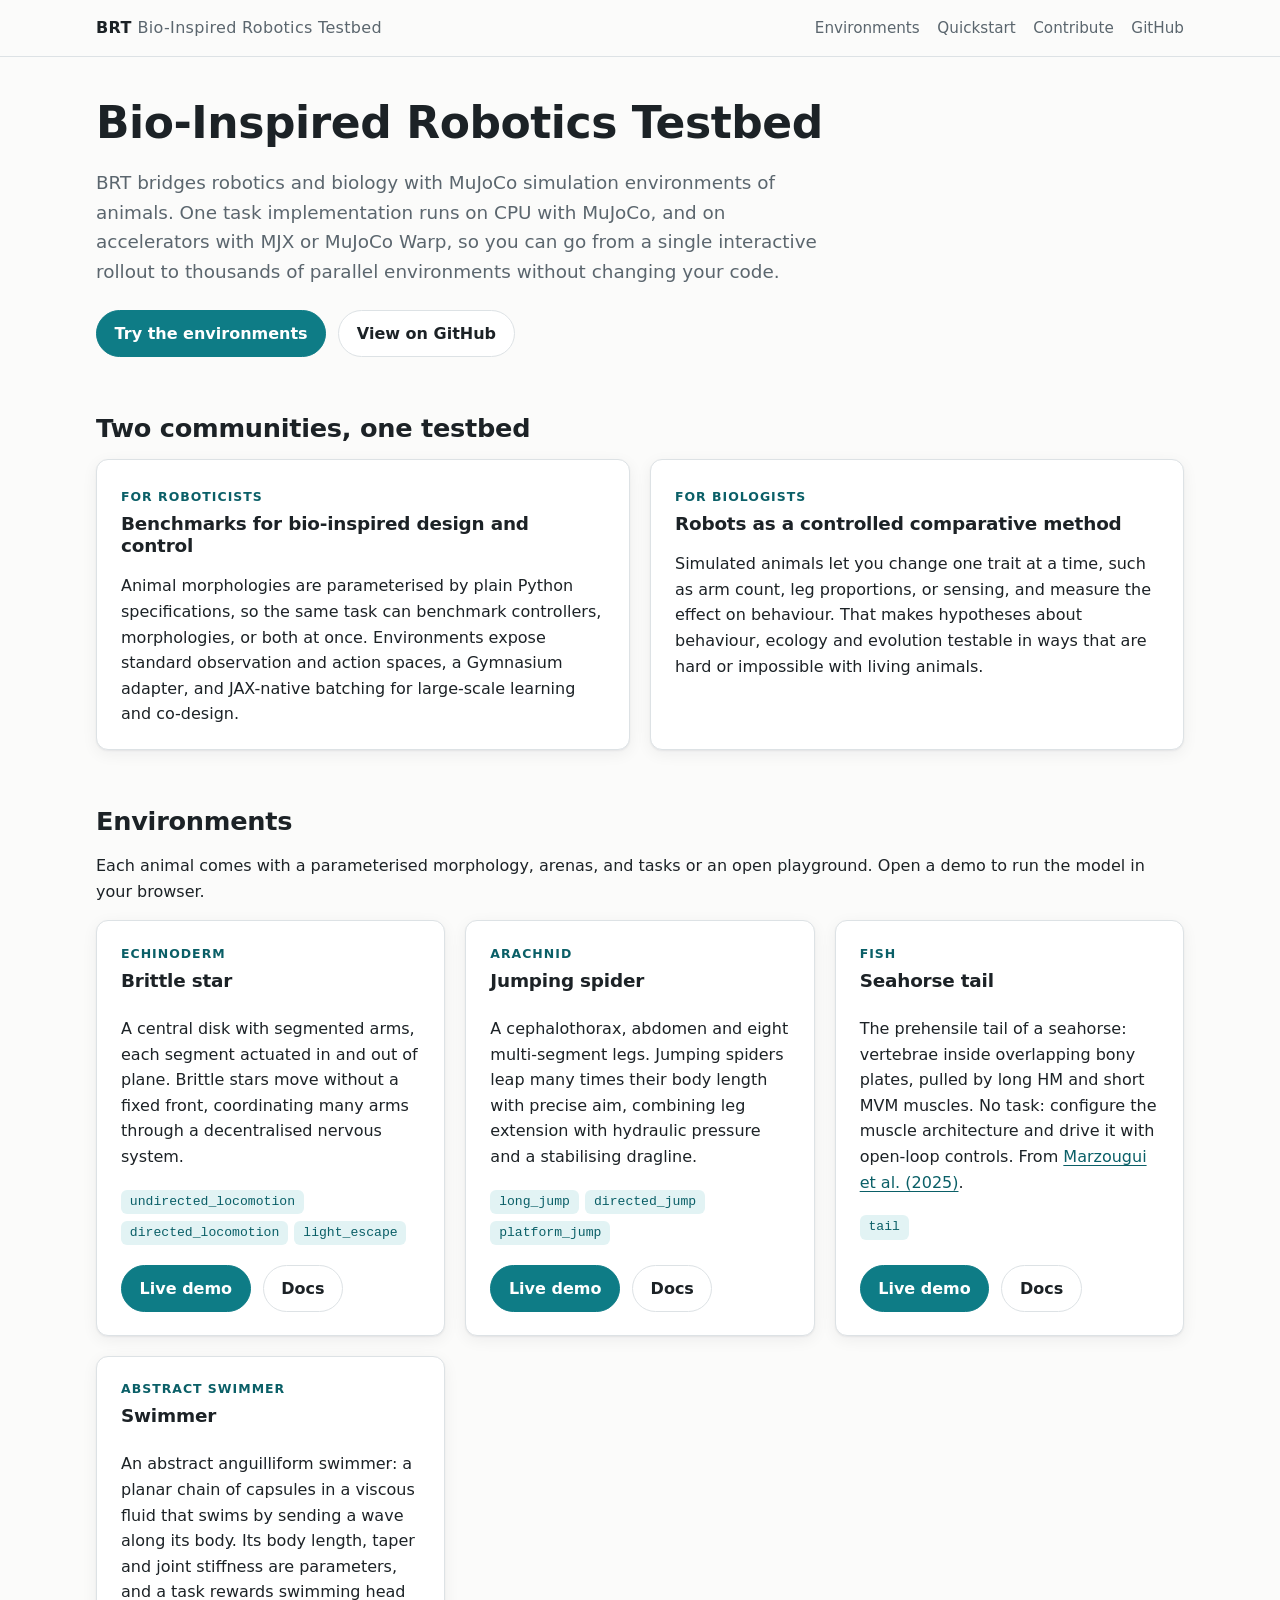
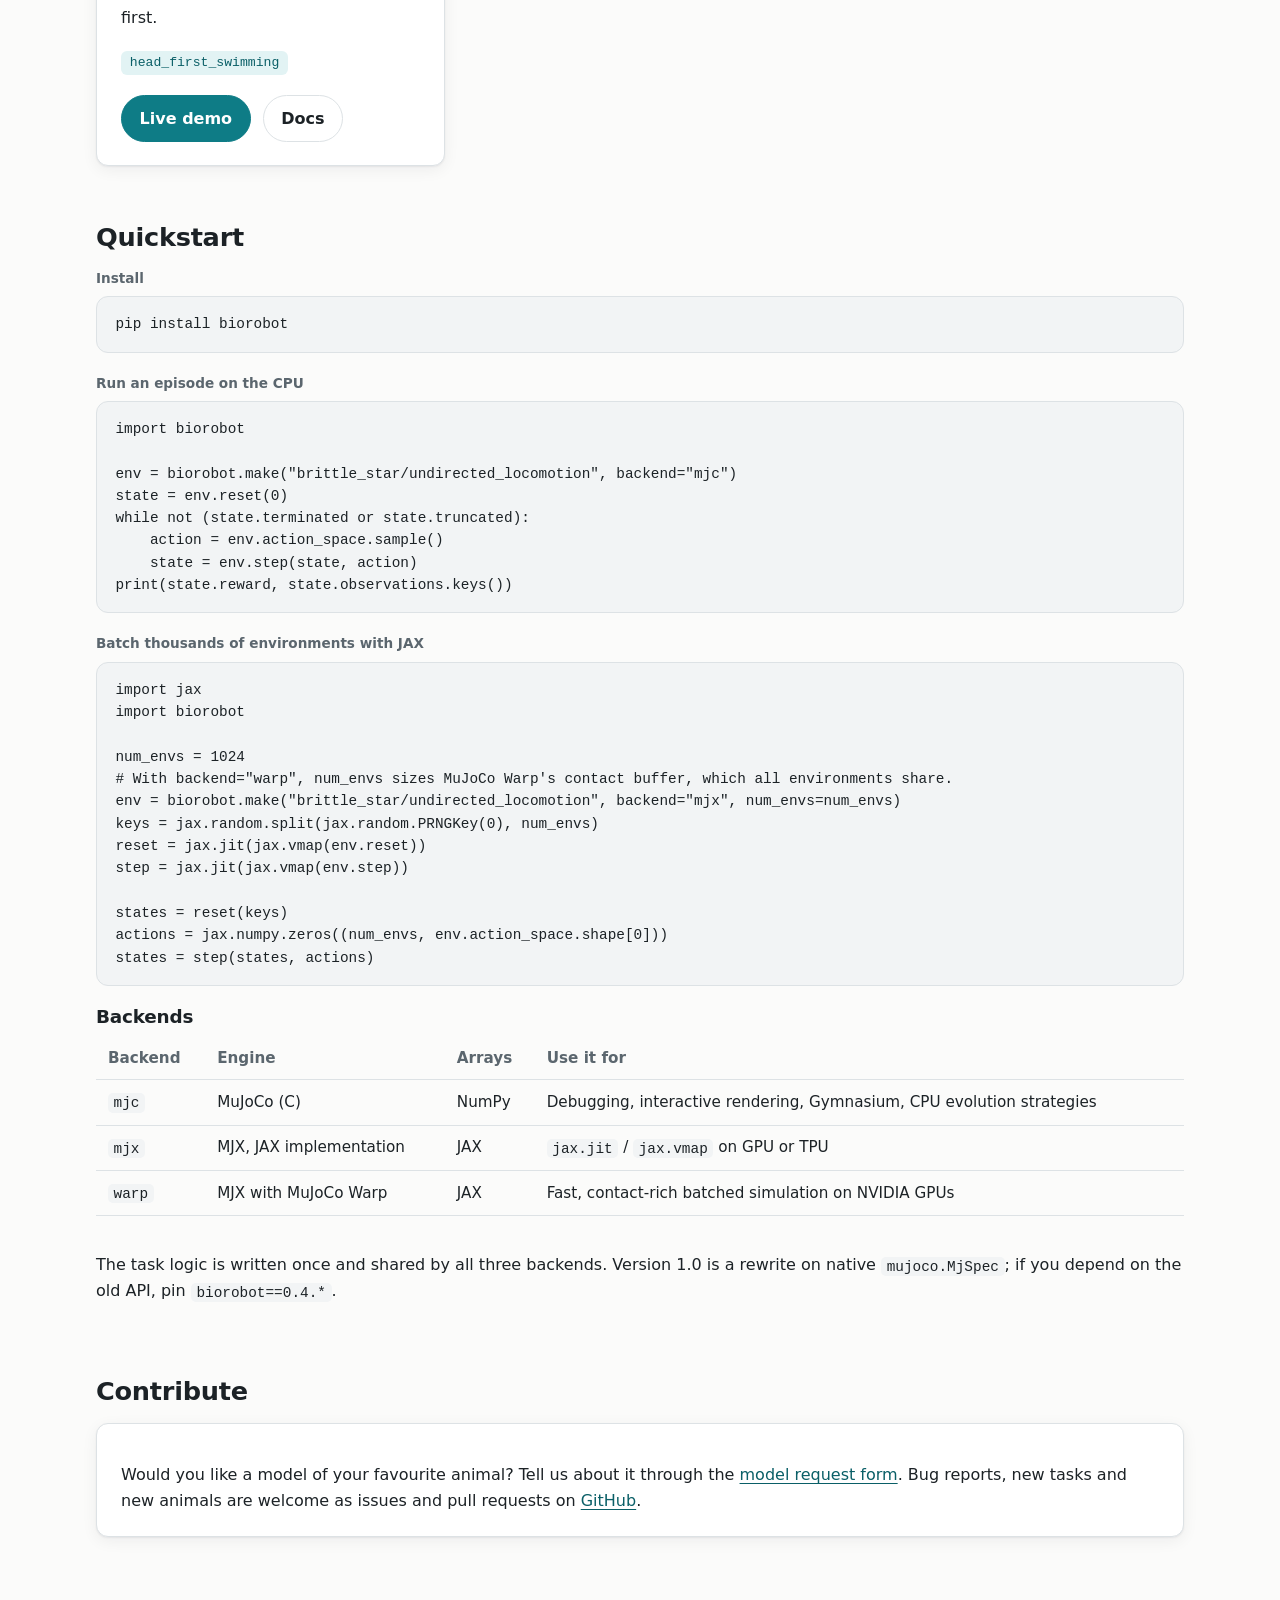
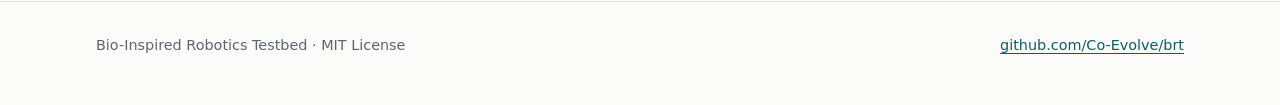
<file: docs/index.html>
<!doctype html>
<html lang="en">
  <head>
    <meta charset="utf-8" />
    <meta name="viewport" content="width=device-width, initial-scale=1" />
    <title>Bio-Inspired Robotics Testbed</title>
    <link rel="icon" href="favicon.svg" type="image/svg+xml" />
    <meta
      name="description"
      content="BRT: MuJoCo simulation environments of animals. Benchmarks for bio-inspired robot design and control, and robots as a comparative method for biology."
    />
    <meta property="og:title" content="Bio-Inspired Robotics Testbed (BRT)" />
    <meta property="og:description" content="MuJoCo simulation environments of animals, on CPU and GPU." />
    <meta name="color-scheme" content="light dark" />
    <link rel="stylesheet" href="css/style.css" />
  </head>
  <body>
    <a class="skip-link" href="#main">Skip to content</a>
    <header class="site-header">
      <div class="container">
        <a class="brand" href="./">BRT <span>Bio-Inspired Robotics Testbed</span></a>
        <nav class="site-nav" aria-label="Main">
          <a href="#environments">Environments</a>
          <a href="#quickstart">Quickstart</a>
          <a href="#contribute">Contribute</a>
          <a href="https://github.com/Co-Evolve/brt">GitHub</a>
        </nav>
      </div>
    </header>

    <main id="main">
      <section class="hero container">
        <h1>Bio-Inspired Robotics Testbed</h1>
        <p class="lead">
          BRT bridges robotics and biology with MuJoCo simulation environments of animals. One task implementation
          runs on CPU with MuJoCo, and on accelerators with MJX or MuJoCo Warp, so you can go from a single interactive
          rollout to thousands of parallel environments without changing your code.
        </p>
        <div class="button-row">
          <a class="button primary" href="#environments">Try the environments</a>
          <a class="button" href="https://github.com/Co-Evolve/brt">View on GitHub</a>
        </div>
      </section>

      <section class="container" aria-labelledby="goals">
        <h2 id="goals">Two communities, one testbed</h2>
        <div class="grid">
          <article class="card">
            <span class="eyebrow">For roboticists</span>
            <h3>Benchmarks for bio-inspired design and control</h3>
            <p>
              Animal morphologies are parameterised by plain Python specifications, so the same task can benchmark
              controllers, morphologies, or both at once. Environments expose standard observation and action spaces,
              a Gymnasium adapter, and JAX-native batching for large-scale learning and co-design.
            </p>
          </article>
          <article class="card">
            <span class="eyebrow">For biologists</span>
            <h3>Robots as a controlled comparative method</h3>
            <p>
              Simulated animals let you change one trait at a time, such as arm count, leg proportions, or sensing, and
              measure the effect on behaviour. That makes hypotheses about behaviour, ecology and evolution testable in
              ways that are hard or impossible with living animals.
            </p>
          </article>
        </div>
      </section>

      <section class="container" id="environments" aria-labelledby="environments-title">
        <h2 id="environments-title">Environments</h2>
        <p>Each animal comes with a parameterised morphology, arenas, and tasks or an open playground. Open a demo to run the model in your browser.</p>
        <div class="grid">
          <article class="card env-card">
            <span class="eyebrow">Echinoderm</span>
            <h3>Brittle star</h3>
            <p>
              A central disk with segmented arms, each segment actuated in and out of plane. Brittle stars move without a
              fixed front, coordinating many arms through a decentralised nervous system.
            </p>
            <ul class="tasks" aria-label="Brittle star tasks">
              <li>undirected_locomotion</li>
              <li>directed_locomotion</li>
              <li>light_escape</li>
            </ul>
            <div class="button-row">
              <a class="button primary" href="brittle-star.html">Live demo</a>
              <a class="button" href="https://github.com/Co-Evolve/brt/tree/main/biorobot/brittle_star">Docs</a>
            </div>
          </article>
          <article class="card env-card">
            <span class="eyebrow">Arachnid</span>
            <h3>Jumping spider</h3>
            <p>
              A cephalothorax, abdomen and eight multi-segment legs. Jumping spiders leap many times their body length
              with precise aim, combining leg extension with hydraulic pressure and a stabilising dragline.
            </p>
            <ul class="tasks" aria-label="Jumping spider tasks">
              <li>long_jump</li>
              <li>directed_jump</li>
              <li>platform_jump</li>
            </ul>
            <div class="button-row">
              <a class="button primary" href="jumping-spider.html">Live demo</a>
              <a class="button" href="https://github.com/Co-Evolve/brt/tree/main/biorobot/jumping_spider">Docs</a>
            </div>
          </article>
          <article class="card env-card">
            <span class="eyebrow">Fish</span>
            <h3>Seahorse tail</h3>
            <p>
              The prehensile tail of a seahorse: vertebrae inside overlapping bony plates, pulled by long HM and short
              MVM muscles. No task: configure the muscle architecture and drive it with open-loop controls. From
              <a href="https://doi.org/10.1098/rsif.2024.0876">Marzougui et al. (2025)</a>.
            </p>
            <ul class="tasks" aria-label="Seahorse environments">
              <li>tail</li>
            </ul>
            <div class="button-row">
              <a class="button primary" href="seahorse.html">Live demo</a>
              <a class="button" href="https://github.com/Co-Evolve/brt/tree/main/biorobot/seahorse">Docs</a>
            </div>
          </article>
          <article class="card env-card">
            <span class="eyebrow">Abstract swimmer</span>
            <h3>Swimmer</h3>
            <p>
              An abstract anguilliform swimmer: a planar chain of capsules in a viscous fluid that swims by sending a
              wave along its body. Its body length, taper and joint stiffness are parameters, and a task rewards
              swimming head first.
            </p>
            <ul class="tasks" aria-label="Swimmer tasks">
              <li>head_first_swimming</li>
            </ul>
            <div class="button-row">
              <a class="button primary" href="swimmer.html">Live demo</a>
              <a class="button" href="https://github.com/Co-Evolve/brt/tree/main/biorobot/swimmer">Docs</a>
            </div>
          </article>
        </div>
      </section>

      <section class="container" id="quickstart" aria-labelledby="quickstart-title">
        <h2 id="quickstart-title">Quickstart</h2>
        <p class="code-label">Install</p>
        <pre><code>pip install biorobot</code></pre>

        <p class="code-label">Run an episode on the CPU</p>
        <pre><code>import biorobot

env = biorobot.make("brittle_star/undirected_locomotion", backend="mjc")
state = env.reset(0)
while not (state.terminated or state.truncated):
    action = env.action_space.sample()
    state = env.step(state, action)
print(state.reward, state.observations.keys())</code></pre>

        <p class="code-label">Batch thousands of environments with JAX</p>
        <pre><code>import jax
import biorobot

num_envs = 1024
# With backend="warp", num_envs sizes MuJoCo Warp's contact buffer, which all environments share.
env = biorobot.make("brittle_star/undirected_locomotion", backend="mjx", num_envs=num_envs)
keys = jax.random.split(jax.random.PRNGKey(0), num_envs)
reset = jax.jit(jax.vmap(env.reset))
step = jax.jit(jax.vmap(env.step))

states = reset(keys)
actions = jax.numpy.zeros((num_envs, env.action_space.shape[0]))
states = step(states, actions)</code></pre>

        <h3>Backends</h3>
        <div class="table-wrap">
          <table>
            <thead>
              <tr>
                <th scope="col">Backend</th>
                <th scope="col">Engine</th>
                <th scope="col">Arrays</th>
                <th scope="col">Use it for</th>
              </tr>
            </thead>
            <tbody>
              <tr>
                <td><code>mjc</code></td>
                <td>MuJoCo (C)</td>
                <td>NumPy</td>
                <td>Debugging, interactive rendering, Gymnasium, CPU evolution strategies</td>
              </tr>
              <tr>
                <td><code>mjx</code></td>
                <td>MJX, JAX implementation</td>
                <td>JAX</td>
                <td><code>jax.jit</code> / <code>jax.vmap</code> on GPU or TPU</td>
              </tr>
              <tr>
                <td><code>warp</code></td>
                <td>MJX with MuJoCo Warp</td>
                <td>JAX</td>
                <td>Fast, contact-rich batched simulation on NVIDIA GPUs</td>
              </tr>
            </tbody>
          </table>
        </div>
        <p>
          The task logic is written once and shared by all three backends. Version 1.0 is a rewrite on native
          <code>mujoco.MjSpec</code>; if you depend on the old API, pin <code>biorobot==0.4.*</code>.
        </p>
      </section>

      <section class="container" id="contribute" aria-labelledby="contribute-title">
        <h2 id="contribute-title">Contribute</h2>
        <div class="card">
          <p>
            Would you like a model of your favourite animal? Tell us about it through the
            <a href="https://forms.gle/h1xgnZA39h2qhX8k9">model request form</a>. Bug reports, new tasks and new animals
            are welcome as issues and pull requests on <a href="https://github.com/Co-Evolve/brt">GitHub</a>.
          </p>
        </div>
      </section>
    </main>

    <footer class="site-footer">
      <div class="container">
        <span>Bio-Inspired Robotics Testbed &middot; MIT License</span>
        <a href="https://github.com/Co-Evolve/brt">github.com/Co-Evolve/brt</a>
      </div>
    </footer>
  </body>
</html>
</file>
<file: docs/css/style.css>
/* BRT site styles: system fonts, one accent colour, light/dark via prefers-color-scheme. */
:root {
  --bg: #fbfbfa;
  --surface: #ffffff;
  --surface-2: #f2f4f5;
  --text: #1c2226;
  --muted: #5b666e;
  --border: #dde2e5;
  --accent: #0e7c86;
  --accent-strong: #0a5f67;
  --accent-soft: #e2f3f4;
  --code-bg: #f2f4f5;
  --viewer-bg: #e6ecf0;
  --error: #a3261b;
  --radius: 12px;
  --shadow: 0 1px 2px rgb(16 24 32 / 6%), 0 4px 16px rgb(16 24 32 / 6%);
  --max: 68rem;
  color-scheme: light;
}

@media (prefers-color-scheme: dark) {
  :root {
    --bg: #111518;
    --surface: #171c20;
    --surface-2: #1e252a;
    --text: #e6eaec;
    --muted: #9aa6ad;
    --border: #2b343a;
    --accent: #4cc3cc;
    --accent-strong: #7fd8de;
    --accent-soft: #15343a;
    --code-bg: #1b2227;
    --viewer-bg: #1a2126;
    --error: #ff8a7a;
    --shadow: 0 1px 2px rgb(0 0 0 / 30%), 0 4px 16px rgb(0 0 0 / 25%);
    color-scheme: dark;
  }
}

*,
*::before,
*::after {
  box-sizing: border-box;
}

html {
  scroll-behavior: smooth;
}

@media (prefers-reduced-motion: reduce) {
  html {
    scroll-behavior: auto;
  }
}

body {
  margin: 0;
  background: var(--bg);
  color: var(--text);
  font: 400 1rem/1.6 system-ui, -apple-system, "Segoe UI", Roboto, "Helvetica Neue", Arial, sans-serif;
  -webkit-font-smoothing: antialiased;
}

img {
  max-width: 100%;
  height: auto;
  display: block;
}

a {
  color: var(--accent-strong);
  text-underline-offset: 0.18em;
}

a:hover {
  color: var(--accent);
}

:focus-visible {
  outline: 3px solid var(--accent);
  outline-offset: 2px;
  border-radius: 4px;
}

.skip-link {
  position: absolute;
  left: 1rem;
  top: -3rem;
  padding: 0.5rem 0.75rem;
  background: var(--surface);
  border: 1px solid var(--border);
  border-radius: 8px;
  z-index: 10;
}

.skip-link:focus {
  top: 1rem;
}

.container {
  width: min(100% - 2rem, var(--max));
  margin-inline: auto;
}

/* ------------------------------------------------------------------ header */

.site-header {
  position: sticky;
  top: 0;
  z-index: 5;
  background: color-mix(in srgb, var(--bg) 88%, transparent);
  backdrop-filter: saturate(1.4) blur(10px);
  border-bottom: 1px solid var(--border);
}

.site-header .container {
  display: flex;
  align-items: center;
  justify-content: space-between;
  gap: 1rem;
  min-height: 3.5rem;
}

.brand {
  font-weight: 700;
  letter-spacing: 0.02em;
  color: var(--text);
  text-decoration: none;
}

.brand span {
  color: var(--muted);
  font-weight: 500;
}

.site-nav {
  display: flex;
  flex-wrap: wrap;
  gap: 0.25rem 1.1rem;
  font-size: 0.95rem;
}

.site-nav a {
  color: var(--muted);
  text-decoration: none;
}

.site-nav a:hover,
.site-nav a[aria-current="page"] {
  color: var(--text);
}

@media (max-width: 40rem) {
  .brand span {
    display: none;
  }
}

/* ------------------------------------------------------------------ sections */

main {
  padding-bottom: 4rem;
}

section {
  padding-top: 3.5rem;
}

h1,
h2,
h3 {
  line-height: 1.2;
  letter-spacing: -0.01em;
}

h1 {
  font-size: clamp(1.9rem, 4vw, 2.75rem);
  margin: 0 0 0.75rem;
}

h2 {
  font-size: 1.6rem;
  margin: 0 0 1rem;
}

h3 {
  font-size: 1.15rem;
  margin: 0 0 0.5rem;
}

.lead {
  font-size: 1.15rem;
  color: var(--muted);
  max-width: 46rem;
}

.hero {
  padding-top: 2.5rem;
}

.button-row {
  display: flex;
  flex-wrap: wrap;
  gap: 0.75rem;
  margin-top: 1.5rem;
}

.button {
  display: inline-flex;
  align-items: center;
  gap: 0.4rem;
  padding: 0.6rem 1.1rem;
  border-radius: 999px;
  border: 1px solid var(--border);
  background: var(--surface);
  color: var(--text);
  font-weight: 600;
  text-decoration: none;
}

.button:hover {
  border-color: var(--accent);
  color: var(--text);
}

.button.primary {
  background: var(--accent);
  border-color: var(--accent);
  color: #fff;
}

@media (prefers-color-scheme: dark) {
  .button.primary {
    color: #0b1416;
  }
}

.button.primary:hover {
  background: var(--accent-strong);
  border-color: var(--accent-strong);
}

.grid {
  display: grid;
  gap: 1.25rem;
  grid-template-columns: repeat(auto-fit, minmax(min(100%, 19rem), 1fr));
}

.card {
  background: var(--surface);
  border: 1px solid var(--border);
  border-radius: var(--radius);
  padding: 1.4rem 1.5rem;
  box-shadow: var(--shadow);
}

.card p:last-child,
.card ul:last-child {
  margin-bottom: 0;
}

.card .eyebrow {
  display: inline-block;
  font-size: 0.78rem;
  font-weight: 700;
  letter-spacing: 0.08em;
  text-transform: uppercase;
  color: var(--accent-strong);
  margin-bottom: 0.4rem;
}

.env-card {
  display: flex;
  flex-direction: column;
}

.env-card .tasks {
  display: flex;
  flex-wrap: wrap;
  gap: 0.4rem;
  padding: 0;
  margin: 0.25rem 0 1.25rem;
  list-style: none;
}

.env-card .tasks li {
  font: 500 0.82rem/1.4 ui-monospace, SFMono-Regular, Menlo, Consolas, monospace;
  background: var(--accent-soft);
  color: var(--accent-strong);
  padding: 0.2rem 0.55rem;
  border-radius: 6px;
}

.env-card .button-row {
  margin-top: auto;
}

/* ------------------------------------------------------------------ code */

code,
pre {
  font-family: ui-monospace, SFMono-Regular, Menlo, Consolas, "Liberation Mono", monospace;
  font-size: 0.9rem;
}

:not(pre) > code {
  overflow-wrap: anywhere;
  background: var(--code-bg);
  padding: 0.1rem 0.35rem;
  border-radius: 5px;
}

pre {
  background: var(--code-bg);
  border: 1px solid var(--border);
  border-radius: var(--radius);
  padding: 1rem 1.15rem;
  overflow-x: auto;
  line-height: 1.55;
  margin: 0 0 1.25rem;
}

.code-label {
  font-size: 0.85rem;
  font-weight: 600;
  color: var(--muted);
  margin: 0 0 0.4rem;
}

table {
  width: 100%;
  border-collapse: collapse;
  margin-bottom: 1.25rem;
  font-size: 0.95rem;
}

.table-wrap {
  overflow-x: auto;
}

.table-wrap table {
  min-width: 34rem;
}

th,
td {
  text-align: left;
  padding: 0.6rem 0.75rem;
  border-bottom: 1px solid var(--border);
  vertical-align: top;
}

th {
  color: var(--muted);
  font-weight: 600;
}

/* ------------------------------------------------------------------ viewer */

.viewer {
  border: 1px solid var(--border);
  border-radius: var(--radius);
  overflow: hidden;
  background: var(--viewer-bg);
  box-shadow: var(--shadow);
}

.viewer-stage {
  position: relative;
  aspect-ratio: 16 / 9;
  min-height: 16rem;
  max-height: 62vh;
  width: 100%;
}

.viewer-stage canvas {
  display: block;
  width: 100%;
  height: 100%;
  touch-action: none;
  cursor: grab;
}

.viewer-stage canvas:active {
  cursor: grabbing;
}

.viewer-status {
  position: absolute;
  inset: 0;
  display: grid;
  place-items: center;
  padding: 1.5rem;
  text-align: center;
  color: var(--muted);
}

.viewer-status[hidden] {
  display: none;
}

.viewer-status.is-error {
  color: var(--error);
}

.viewer-toolbar {
  display: flex;
  flex-wrap: wrap;
  align-items: center;
  gap: 0.5rem;
  padding: 0.6rem 0.75rem;
  border-top: 1px solid var(--border);
  background: var(--surface);
}

.viewer-toolbar button {
  font: inherit;
  font-size: 0.9rem;
  font-weight: 600;
  padding: 0.35rem 0.9rem;
  border-radius: 999px;
  border: 1px solid var(--border);
  background: var(--surface-2);
  color: var(--text);
  cursor: pointer;
}

.viewer-toolbar button:hover:not(:disabled) {
  border-color: var(--accent);
}

.viewer-toolbar button:disabled {
  opacity: 0.5;
  cursor: default;
}

.viewer-readout {
  margin-left: auto;
  font: 500 0.85rem/1 ui-monospace, SFMono-Regular, Menlo, Consolas, monospace;
  color: var(--muted);
  font-variant-numeric: tabular-nums;
}

.viewer-hint {
  font-size: 0.88rem;
  color: var(--muted);
  margin-top: 0.6rem;
}

/* Open-loop control panel under a viewer (seahorse and swimmer demos). */
.muscle-controls {
  display: grid;
  grid-template-columns: repeat(auto-fit, minmax(14rem, 1fr));
  gap: 0.75rem 1.5rem;
  align-items: center;
  margin-top: 0.75rem;
  padding: 0.9rem 1rem;
  border: 1px solid var(--border);
  border-radius: var(--radius);
  background: var(--surface);
}

.muscle-control {
  display: grid;
  grid-template-columns: 1fr auto;
  gap: 0.15rem 0.75rem;
  font-size: 0.92rem;
}

.muscle-control input {
  grid-column: 1 / -1;
  width: 100%;
  accent-color: var(--accent);
}

.muscle-control output {
  grid-row: 1;
  grid-column: 2;
  color: var(--muted);
  font: 500 0.85rem/1.6 ui-monospace, SFMono-Regular, Menlo, Consolas, monospace;
  font-variant-numeric: tabular-nums;
}

.muscle-toggle {
  display: flex;
  align-items: center;
  gap: 0.5rem;
  font-size: 0.92rem;
}

.muscle-toggle input {
  accent-color: var(--accent);
  width: 1.05rem;
  height: 1.05rem;
}

/* ------------------------------------------------------------------ footer */

.site-footer {
  border-top: 1px solid var(--border);
  padding: 2rem 0 3rem;
  color: var(--muted);
  font-size: 0.9rem;
}

.site-footer .container {
  display: flex;
  flex-wrap: wrap;
  justify-content: space-between;
  gap: 1rem;
}
</file>
